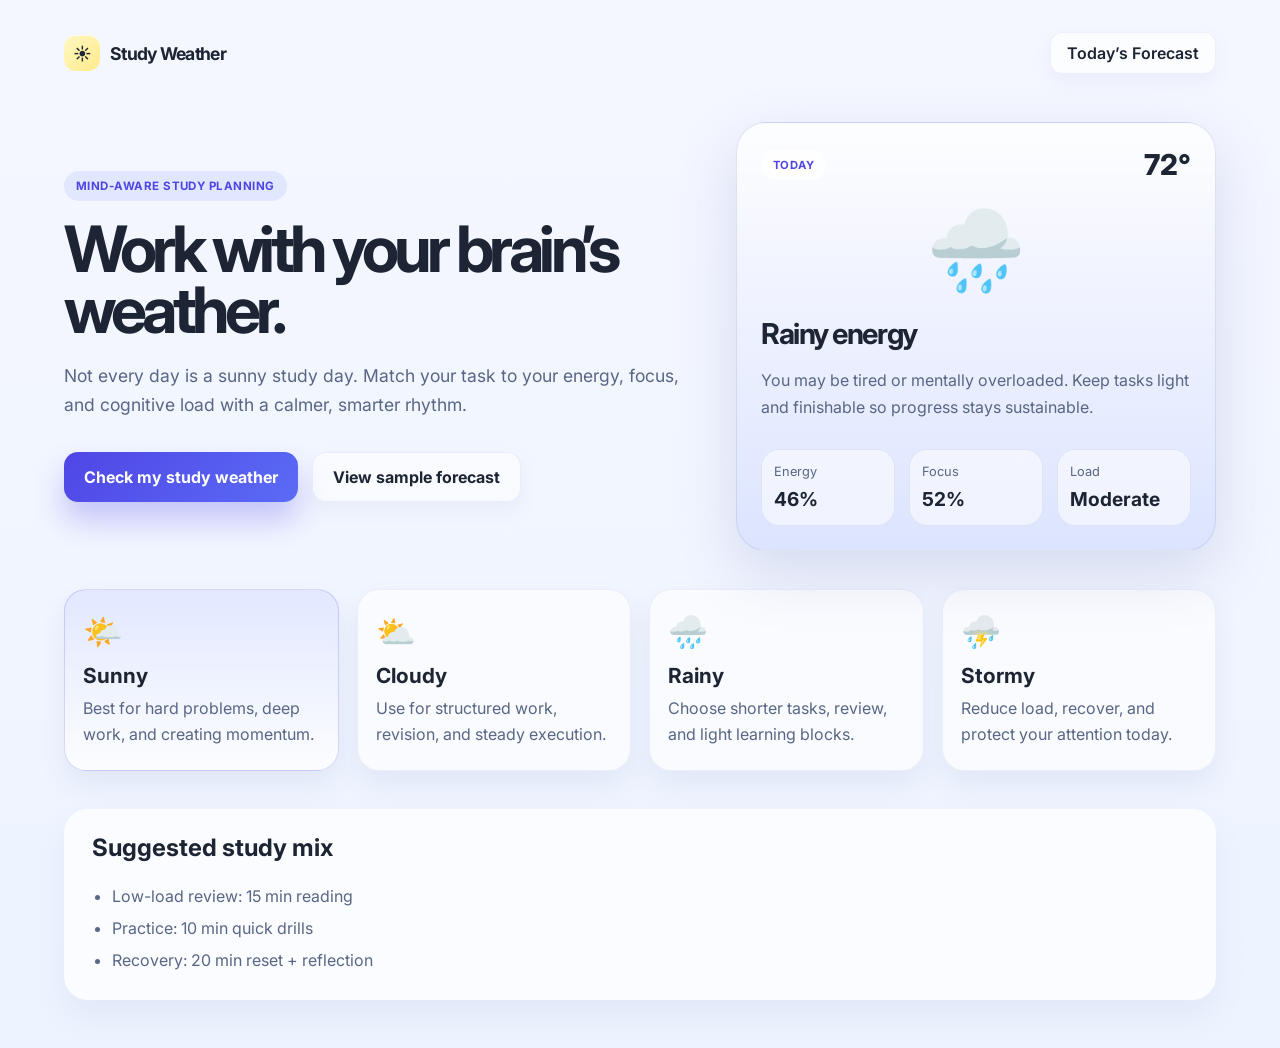
<file: index.html>
<!DOCTYPE html>
<html lang="en">
  <head>
    <meta charset="UTF-8" />
    <meta name="viewport" content="width=device-width, initial-scale=1.0" />
    <title>Study Weather</title>
    <link rel="preconnect" href="https://fonts.googleapis.com" />
    <link rel="preconnect" href="https://fonts.gstatic.com" crossorigin />
    <link href="https://fonts.googleapis.com/css2?family=Inter:wght@400;500;600;700;800&display=swap" rel="stylesheet" />
    <link rel="stylesheet" href="style.css" />
  </head>
  <body>
    <div class="page-shell">
      <header class="topbar">
        <div class="brand">
          <span class="brand-mark">☀️</span>
          <span>Study Weather</span>
        </div>
        <button class="ghost-btn">Today’s Forecast</button>
      </header>

      <main class="hero">
        <section class="hero-copy">
          <p class="eyebrow">Mind-aware study planning</p>
          <h1>Work with your brain’s weather.</h1>
          <p class="subtext">
            Not every day is a sunny study day. Match your task to your energy,
            focus, and cognitive load with a calmer, smarter rhythm.
          </p>

          <div class="cta-row">
            <button id="checkWeatherBtn" class="primary-btn">Check my study weather</button>
            <button class="secondary-btn">View sample forecast</button>
          </div>
        </section>

        <section class="forecast-card">
          <div class="forecast-header">
            <span class="chip">Today</span>
            <span class="temp">72°</span>
          </div>

          <div class="sky-icon" id="skyIcon">☀️</div>
          <h2 id="weatherTitle">Sunny learning window</h2>
          <p id="weatherDescription">
            Your focus is strong and your energy is rising. This is a great time
            for deep work and high-impact tasks.
          </p>

          <div class="metrics">
            <div>
              <label>Energy</label>
              <strong id="energyValue">82%</strong>
            </div>
            <div>
              <label>Focus</label>
              <strong id="focusValue">78%</strong>
            </div>
            <div>
              <label>Load</label>
              <strong id="loadValue">Low</strong>
            </div>
          </div>
        </section>
      </main>

      <section class="advice-grid">
        <article class="advice-card active">
          <span class="emoji">🌤️</span>
          <h3>Sunny</h3>
          <p>Best for hard problems, deep work, and creating momentum.</p>
        </article>

        <article class="advice-card">
          <span class="emoji">⛅</span>
          <h3>Cloudy</h3>
          <p>Use for structured work, revision, and steady execution.</p>
        </article>

        <article class="advice-card">
          <span class="emoji">🌧️</span>
          <h3>Rainy</h3>
          <p>Choose shorter tasks, review, and light learning blocks.</p>
        </article>

        <article class="advice-card">
          <span class="emoji">⛈️</span>
          <h3>Stormy</h3>
          <p>Reduce load, recover, and protect your attention today.</p>
        </article>
      </section>

      <section class="task-panel">
        <h3>Suggested study mix</h3>
        <ul id="taskList">
          <li>Deep dive: 45 min of high-priority concept work</li>
          <li>Practice: 20 min solving a focused problem</li>
          <li>Review: 10 min recap and cleanup</li>
        </ul>
      </section>
    </div>

    <script src="script.js"></script>
  </body>
</html>
</file>
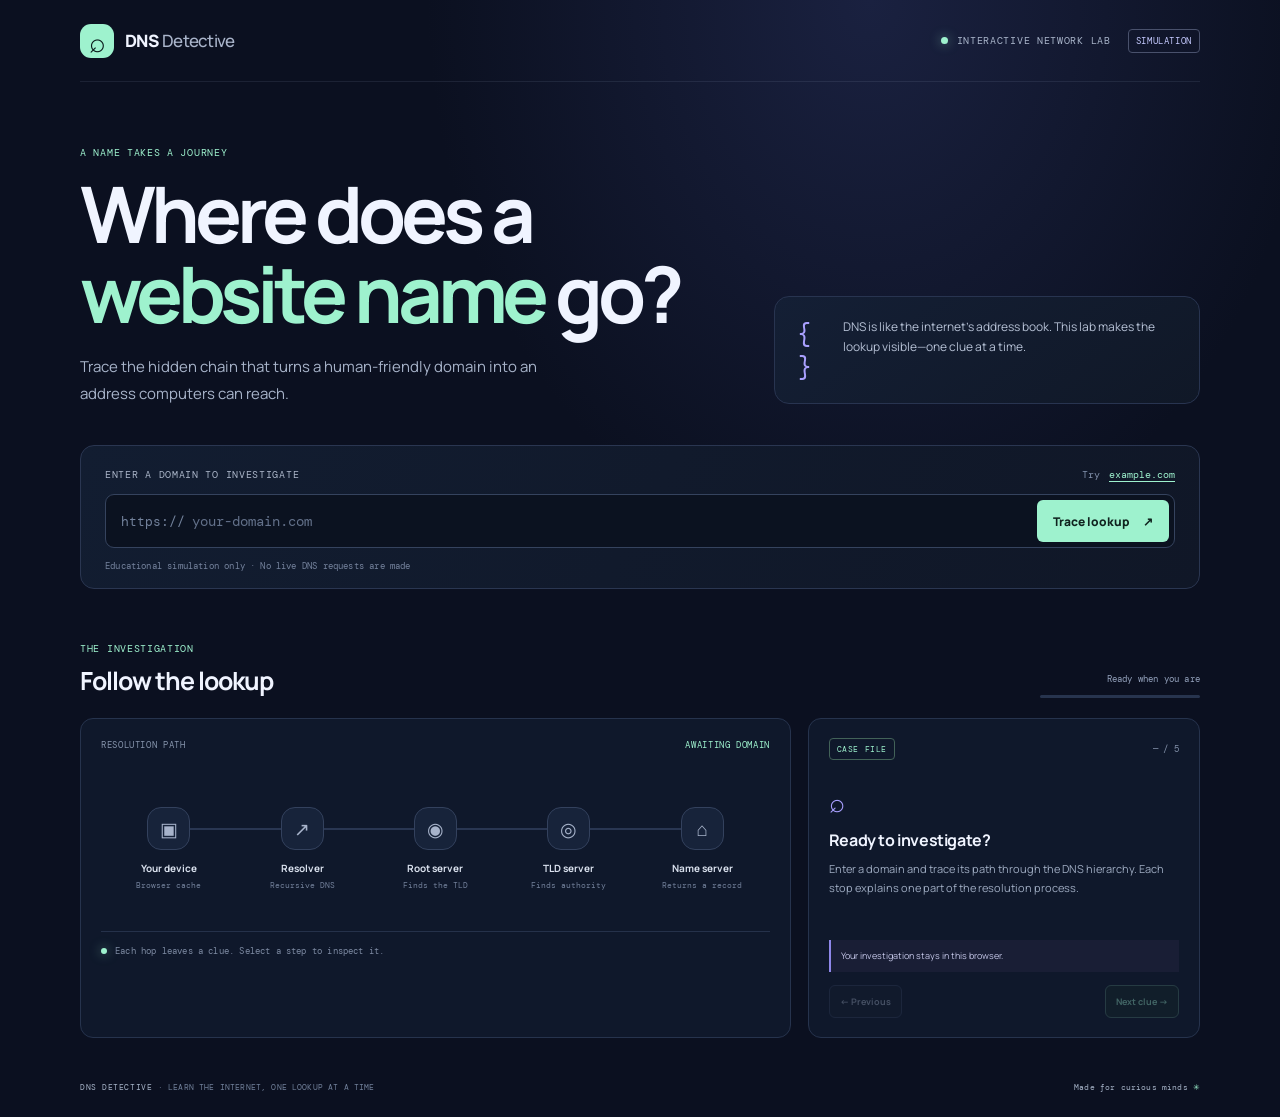
<file: dns-detective/index.html>
<!doctype html>
<html lang="en">
  <head>
    <meta charset="utf-8" />
    <meta name="viewport" content="width=device-width, initial-scale=1" />
    <meta name="theme-color" content="#0b1020" />
    <meta name="description" content="Follow a domain name through a visual, educational DNS lookup simulation." />
    <title>DNS Detective — Follow the lookup</title>
    <link rel="preconnect" href="https://fonts.googleapis.com" />
    <link rel="preconnect" href="https://fonts.gstatic.com" crossorigin />
    <link href="https://fonts.googleapis.com/css2?family=DM+Mono:wght@400;500&family=Manrope:wght@400;500;600;700;800&display=swap" rel="stylesheet" />
    <link rel="stylesheet" href="style.css" />
  </head>
  <body>
    <div class="app-shell">
      <header class="topbar">
        <a class="brand" href="#top" aria-label="DNS Detective home">
          <span class="brand-icon" aria-hidden="true">⌕</span>
          <span>DNS<span class="brand-light">Detective</span></span>
        </a>
        <div class="top-note"><span class="live-dot"></span> INTERACTIVE NETWORK LAB <span class="demo-tag">SIMULATION</span></div>
      </header>

      <main id="top">
        <section class="intro">
          <div class="intro-copy">
            <p class="eyebrow">A name takes a journey</p>
            <h1>Where does a<br /><span>website name</span> go?</h1>
            <p class="intro-text">Trace the hidden chain that turns a human-friendly domain into an address computers can reach.</p>
          </div>
          <aside class="fact-card">
            <span class="fact-symbol" aria-hidden="true">{ }</span>
            <p>DNS is like the internet’s address book. This lab makes the lookup visible—one clue at a time.</p>
          </aside>
        </section>

        <section class="lookup-panel" aria-labelledby="lookup-heading">
          <div class="lookup-label-row">
            <label id="lookup-heading" for="domainInput">ENTER A DOMAIN TO INVESTIGATE</label>
            <span class="demo-label">Try <button class="example-link" type="button" data-domain="example.com">example.com</button></span>
          </div>
          <form id="lookupForm" class="lookup-form">
            <span class="input-prefix" aria-hidden="true">https://</span>
            <input id="domainInput" name="domain" type="text" placeholder="your-domain.com" autocomplete="url" spellcheck="false" aria-describedby="inputHint" />
            <button id="traceButton" class="trace-button" type="submit"><span>Trace lookup</span><span aria-hidden="true">↗</span></button>
          </form>
          <p id="inputHint" class="input-hint">Educational simulation only · No live DNS requests are made</p>
          <p id="errorMessage" class="error-message" role="alert" hidden></p>
        </section>

        <section class="journey-section" aria-labelledby="journeyHeading">
          <div class="section-heading">
            <div><p class="eyebrow">The investigation</p><h2 id="journeyHeading">Follow the lookup</h2></div>
            <div class="progress-wrap"><span id="progressText">Ready when you are</span><div class="progress-track"><span id="progressBar"></span></div></div>
          </div>

          <div class="journey-layout">
            <div class="route-card">
              <div class="route-topline"><span>RESOLUTION PATH</span><span id="routeDomain">AWAITING DOMAIN</span></div>
              <div class="route-map" id="routeMap" aria-label="DNS resolution path">
                <div class="route-line" aria-hidden="true"><span id="routeLineFill"></span></div>
                <div class="route-node" data-step="0"><span class="node-icon">▣</span><span class="node-label">Your device</span><small>Browser cache</small></div>
                <div class="route-node" data-step="1"><span class="node-icon">↗</span><span class="node-label">Resolver</span><small>Recursive DNS</small></div>
                <div class="route-node" data-step="2"><span class="node-icon">◉</span><span class="node-label">Root server</span><small>Finds the TLD</small></div>
                <div class="route-node" data-step="3"><span class="node-icon">◎</span><span class="node-label">TLD server</span><small>Finds authority</small></div>
                <div class="route-node" data-step="4"><span class="node-icon">⌂</span><span class="node-label">Name server</span><small>Returns a record</small></div>
              </div>
              <div class="route-footer"><span class="key-dot"></span> Each hop leaves a clue. Select a step to inspect it.</div>
            </div>

            <aside class="clue-card" aria-live="polite" aria-atomic="true">
              <div class="clue-top"><span id="clueBadge" class="clue-badge">CASE FILE</span><span id="clueNumber" class="clue-number">— / 5</span></div>
              <div class="clue-icon" id="clueIcon" aria-hidden="true">⌕</div>
              <h3 id="clueTitle">Ready to investigate?</h3>
              <p id="clueText">Enter a domain and trace its path through the DNS hierarchy. Each stop explains one part of the resolution process.</p>
              <div class="clue-message" id="clueMessage">Your investigation stays in this browser.</div>
              <div class="clue-actions"><button id="previousButton" class="step-button" type="button" disabled>← Previous</button><button id="nextButton" class="step-button next" type="button" disabled>Next clue →</button></div>
            </aside>
          </div>
        </section>

        <section class="answer-card" id="answerCard" hidden aria-live="polite">
          <div class="answer-icon" aria-hidden="true">✓</div>
          <div><p class="eyebrow">Case closed · simulated answer</p><h2 id="answerTitle">Address record found</h2><p id="answerDescription">The authoritative server has a matching record.</p></div>
          <code id="answerRecord">A  203.0.113.42</code>
        </section>

        <footer class="footer"><span>DNS DETECTIVE <span class="footer-muted">· LEARN THE INTERNET, ONE LOOKUP AT A TIME</span></span><span>Made for curious minds <span aria-hidden="true">✳</span></span></footer>
      </main>
    </div>
    <script src="script.js"></script>
  </body>
</html>
</file>
<file: style.css>
* {
  box-sizing: border-box;
}

:root {
  --bg: #f5f7ff;
  --panel: rgba(255, 255, 255, 0.78);
  --panel-strong: #ffffff;
  --primary: #4f46e5;
  --primary-soft: #e0e7ff;
  --text: #1d2433;
  --muted: #596684;
  --gold: #fbbf24;
  --cloud: #dfe9ff;
  --shadow: 0 22px 60px rgba(88, 101, 166, 0.18);
}

body {
  margin: 0;
  min-height: 100vh;
  font-family: "Inter", sans-serif;
  background: linear-gradient(180deg, #f5f7ff 0%, #edf4ff 100%);
  color: var(--text);
}

button {
  font: inherit;
  border: none;
  cursor: pointer;
}

.page-shell {
  max-width: 1200px;
  margin: 0 auto;
  padding: 32px 24px 48px;
}

.topbar {
  display: flex;
  align-items: center;
  justify-content: space-between;
  margin-bottom: 48px;
}

.brand {
  display: flex;
  align-items: center;
  gap: 10px;
  font-weight: 700;
  letter-spacing: -0.04em;
  font-size: 1.1rem;
}

.brand-mark {
  display: inline-flex;
  justify-content: center;
  align-items: center;
  width: 36px;
  height: 36px;
  border-radius: 12px;
  background: linear-gradient(135deg, #fff7c2, #ffeb8c);
  box-shadow: inset 0 1px 0 rgba(255,255,255,0.7);
}

.ghost-btn,
.secondary-btn {
  background: rgba(255, 255, 255, 0.7);
  color: var(--text);
  border: 1px solid rgba(79, 70, 229, 0.08);
  box-shadow: 0 8px 18px rgba(122, 132, 170, 0.08);
}

.ghost-btn {
  padding: 10px 16px;
  border-radius: 12px;
  font-weight: 600;
}

.hero {
  display: grid;
  grid-template-columns: 1.2fr 0.9fr;
  gap: 32px;
  align-items: center;
}

.hero-copy {
  padding: 16px 0;
}

.eyebrow {
  display: inline-block;
  margin: 0 0 18px;
  padding: 8px 12px;
  border-radius: 999px;
  background: var(--primary-soft);
  color: var(--primary);
  font-weight: 700;
  letter-spacing: 0.04em;
  text-transform: uppercase;
  font-size: 0.72rem;
}

h1 {
  margin: 0;
  font-size: clamp(3rem, 5vw, 5rem);
  line-height: 0.95;
  letter-spacing: -0.07em;
}

.subtext {
  max-width: 620px;
  margin: 20px 0 32px;
  font-size: 1.1rem;
  line-height: 1.7;
  color: var(--muted);
}

.cta-row {
  display: flex;
  flex-wrap: wrap;
  gap: 14px;
}

.primary-btn,
.secondary-btn {
  padding: 14px 20px;
  border-radius: 14px;
  font-weight: 700;
}

.primary-btn {
  background: linear-gradient(135deg, var(--primary), #5b6bf6);
  color: white;
  box-shadow: 0 18px 30px rgba(79, 70, 229, 0.28);
}

.secondary-btn {
  background: rgba(255,255,255,0.5);
  color: var(--text);
}

.forecast-card {
  position: relative;
  padding: 24px;
  min-height: 420px;
  background: linear-gradient(180deg, rgba(255,255,255,0.8), rgba(211,220,255,0.7));
  border: 1px solid rgba(146, 163, 219, 0.28);
  border-radius: 30px;
  box-shadow: var(--shadow);
}

.forecast-header {
  display: flex;
  justify-content: space-between;
  align-items: center;
  margin-bottom: 10px;
}

.chip {
  display: inline-flex;
  padding: 8px 12px;
  border-radius: 999px;
  background: rgba(255,255,255,0.8);
  font-size: 0.7rem;
  font-weight: 700;
  letter-spacing: 0.04em;
  text-transform: uppercase;
  color: var(--primary);
}

.temp {
  font-weight: 800;
  font-size: 1.8rem;
}

.sky-icon {
  font-size: 5rem;
  margin: 18px 0;
  text-align: center;
}

.forecast-card h2 {
  margin: 0 0 12px;
  font-size: clamp(1.8rem, 2vw, 2.6rem);
  letter-spacing: -0.05em;
}

.forecast-card p {
  line-height: 1.7;
  color: var(--muted);
}

.metrics {
  display: grid;
  grid-template-columns: repeat(3, minmax(0, 1fr));
  gap: 14px;
  margin-top: 28px;
}

.metrics div {
  background: rgba(255,255,255,0.54);
  border: 1px solid rgba(90, 104, 159, 0.12);
  border-radius: 18px;
  padding: 14px 12px;
}

.metrics label {
  display: block;
  color: var(--muted);
  font-size: 0.8rem;
  margin-bottom: 8px;
}

.metrics strong {
  font-size: 1.2rem;
}

.advice-grid {
  display: grid;
  grid-template-columns: repeat(4, minmax(0, 1fr));
  gap: 18px;
  margin-top: 38px;
}

.advice-card {
  padding: 22px 18px;
  border-radius: 22px;
  background: rgba(255,255,255,0.62);
  border: 1px solid rgba(151, 163, 205, 0.15);
  box-shadow: 0 14px 28px rgba(58, 78, 140, 0.08);
}

.advice-card.active {
  background: linear-gradient(180deg, rgba(224,231,255,0.95), rgba(255,255,255,0.8));
  border-color: rgba(79, 70, 229, 0.2);
}

.emoji {
  font-size: 2rem;
}

.advice-card h3 {
  margin: 12px 0 8px;
  font-size: 1.3rem;
}

.advice-card p {
  margin: 0;
  color: var(--muted);
  line-height: 1.6;
}

.task-panel {
  margin-top: 38px;
  padding: 24px 28px;
  border-radius: 24px;
  background: rgba(255,255,255,0.72);
  box-shadow: 0 16px 32px rgba(75, 94, 150, 0.08);
}

.task-panel h3 {
  margin-top: 0;
  margin-bottom: 18px;
  font-size: 1.5rem;
}

.task-panel ul {
  margin: 0;
  padding-left: 20px;
  line-height: 2;
  color: var(--muted);
}

@media (max-width: 860px) {
  .hero,
  .advice-grid {
    grid-template-columns: 1fr;
  }

  .topbar {
    flex-direction: column;
    align-items: flex-start;
    gap: 14px;
  }
}
</file>
<file: dns-detective/style.css>
@import url('https://fonts.googleapis.com/css2?family=DM+Mono:wght@400;500&family=Manrope:wght@400;500;600;700;800&display=swap');

:root{color-scheme:dark;--bg:#0b1020;--panel:#111a2d;--panel2:#141f35;--line:#25314b;--text:#f0f4ff;--muted:#91a0bb;--mint:#9ef2ce;--purple:#a9a0ff;--mono:'DM Mono',monospace;--sans:'Manrope',sans-serif}
*{box-sizing:border-box}
body{margin:0;background:radial-gradient(ellipse at 68% 0%,#1a2140 0,transparent 36%),var(--bg);color:var(--text);font-family:var(--sans);min-height:100vh}
button,input{font:inherit}
button{cursor:pointer}
.app-shell{width:min(1120px,calc(100% - 48px));margin:auto}
.topbar{height:82px;display:flex;align-items:center;justify-content:space-between;border-bottom:1px solid rgba(173,190,224,.1)}
.brand{display:flex;align-items:center;gap:11px;color:var(--text);text-decoration:none;font-weight:800;font-size:17px;letter-spacing:-.7px}.brand-icon{width:34px;height:34px;display:grid;place-items:center;background:var(--mint);color:#0a1a1b;border-radius:11px;font-size:28px;font-weight:500;line-height:1}.brand-light{font-weight:500;color:#aab5cb;margin-left:4px}
.top-note,.demo-tag,.eyebrow,.lookup-label-row label,.route-topline,.route-footer,.clue-badge,.clue-number,.input-hint,.footer,.progress-wrap{font-family:var(--mono);letter-spacing:.07em}.top-note{display:flex;gap:9px;align-items:center;color:#a9b5ca;font-size:10px}.live-dot,.key-dot{width:7px;height:7px;background:var(--mint);border-radius:50%;box-shadow:0 0 11px #9ef2ce88}.demo-tag{font-size:9px;padding:5px 7px;border:1px solid #49516c;border-radius:4px;color:#c5caff;margin-left:8px}
.intro{display:grid;grid-template-columns:1.2fr .8fr;align-items:end;gap:55px;padding:64px 0 38px}.eyebrow{font-size:10px;color:var(--mint);text-transform:uppercase;margin:0 0 15px}.intro h1{font-size:clamp(42px,6.6vw,78px);line-height:1.02;letter-spacing:-5px;margin:0;font-weight:700}.intro h1 span{color:var(--mint)}.intro-text{color:#a7b3c9;max-width:510px;line-height:1.8;font-size:15px;margin:20px 0 0}.fact-card{display:flex;gap:16px;align-items:flex-start;border:1px solid #283450;background:linear-gradient(145deg,#141f35,#101827);border-radius:15px;padding:20px 22px;margin-bottom:3px}.fact-symbol{font-family:var(--mono);font-size:25px;color:var(--purple)}.fact-card p{color:#b6c1d5;line-height:1.7;font-size:12px;margin:0}
.lookup-panel{border:1px solid #2a3651;background:linear-gradient(120deg,#121d31,#101727);border-radius:14px;padding:22px 24px 16px}.lookup-label-row{display:flex;justify-content:space-between;align-items:center;margin-bottom:13px}.lookup-label-row label{color:#aab5c8;font-size:10px}.demo-label{color:#8190aa;font:10px var(--mono)}.example-link{color:var(--mint);text-decoration:underline;text-underline-offset:3px;background:none;border:0;padding:0 0 0 3px;font:inherit}.lookup-form{height:54px;border:1px solid #35435e;background:#0b1220;display:flex;align-items:center;border-radius:9px;padding:5px 5px 5px 15px;gap:5px}.input-prefix{font:13px var(--mono);color:#73829c}.lookup-form input{min-width:0;flex:1;background:transparent;border:0;outline:0;color:var(--text);font:14px var(--mono)}.lookup-form input::placeholder{color:#63718a}.trace-button{height:42px;border-radius:6px;border:0;background:var(--mint);color:#10231f;padding:0 16px;display:flex;align-items:center;gap:14px;font-weight:800;font-size:12px}.trace-button:hover{background:#bdffe2}.trace-button:disabled{opacity:.55;cursor:wait}.input-hint{font-size:9px;color:#75839d;margin:12px 0 0;letter-spacing:.02em}.error-message{margin:10px 0 0;color:#ffaba9;font:12px var(--mono)}
.journey-section{padding:53px 0 0}.section-heading{display:flex;justify-content:space-between;align-items:end;margin-bottom:20px}.section-heading .eyebrow{margin-bottom:8px}.section-heading h2{font-size:25px;letter-spacing:-1px;margin:0}.progress-wrap{font-size:9px;color:#94a2bc;text-align:right;letter-spacing:.02em}.progress-track{height:3px;width:160px;background:#27344e;border-radius:4px;margin-top:10px;overflow:hidden}.progress-track span{height:100%;display:block;width:0;background:var(--mint);transition:width .35s ease}
.journey-layout{display:grid;grid-template-columns:1.45fr .8fr;gap:17px}.route-card,.clue-card{border:1px solid #26334d;background:rgba(17,26,45,.88);border-radius:13px}.route-card{padding:20px 20px 14px;min-height:320px}.route-topline{font-size:9px;color:#8694ac;display:flex;justify-content:space-between}.route-topline span:last-child{color:var(--mint)}.route-map{position:relative;display:grid;grid-template-columns:repeat(5,1fr);margin:56px 1px 41px}.route-line{height:2px;position:absolute;top:21px;left:8%;right:8%;background:#293652}.route-line span{display:block;width:0;height:100%;background:var(--mint);transition:width .35s ease}.route-node{z-index:1;display:flex;align-items:center;flex-direction:column;text-align:center;min-width:0;cursor:pointer}.node-icon{width:43px;height:43px;border-radius:14px;background:#17233a;border:1px solid #33415d;display:grid;place-items:center;color:#a7b3ca;font-size:19px;transition:.2s}.route-node.visited .node-icon,.route-node.selected .node-icon{border-color:var(--mint);color:var(--mint);box-shadow:0 0 18px #9ef2ce20}.route-node.selected .node-icon{background:#203c3a}.route-node .node-label{font-size:10px;font-weight:700;color:#d9e0ed;margin-top:11px;white-space:nowrap}.route-node small{font:8px var(--mono);color:#73819b;margin-top:5px;white-space:nowrap}.route-footer{border-top:1px solid #25314a;padding-top:13px;color:#7e8ba3;font-size:9px;letter-spacing:.02em;display:flex;align-items:center;gap:8px}.key-dot{width:6px;height:6px}.clue-card{min-height:320px;padding:19px 20px;display:flex;flex-direction:column}.clue-top{display:flex;align-items:center;justify-content:space-between}.clue-badge{font-size:8px;color:var(--mint);border:1px solid #426258;padding:5px 7px;border-radius:4px}.clue-number{font-size:9px;color:#8290a9;letter-spacing:.02em}.clue-icon{font-size:27px;color:var(--purple);margin:23px 0 9px}.clue-card h3{margin:0;font-size:16px;letter-spacing:-.4px}.clue-card>p{font-size:11px;color:#9eabc1;line-height:1.7;margin:9px 0 13px}.clue-message{padding:9px 10px;border-left:2px solid #8e87e9;background:#191e35;color:#c4c6e7;font-size:9px;line-height:1.6;margin-top:auto}.clue-actions{display:flex;justify-content:space-between;margin-top:13px;gap:8px}.step-button{border:1px solid #35425e;color:#a9b6cb;background:#151e30;border-radius:6px;padding:9px 10px;font-size:9px;font-weight:700}.step-button.next{border-color:#527e70;color:var(--mint);background:#172a2a}.step-button:disabled{opacity:.35;cursor:not-allowed}
.answer-card{margin-top:17px;padding:20px 22px;border:1px solid #466a5c;background:linear-gradient(110deg,#142c2b,#121e2c);border-radius:12px;display:flex;align-items:center;gap:15px}.answer-card[hidden]{display:none}.answer-icon{width:36px;height:36px;border-radius:50%;display:grid;place-items:center;background:#9ef2ce;color:#0c1a17;font-weight:900}.answer-card .eyebrow{margin-bottom:5px}.answer-card h2{font-size:15px;margin:0 0 4px}.answer-card p:not(.eyebrow){font-size:10px;color:#9eabc1;margin:0}.answer-card code{margin-left:auto;color:var(--mint);font:12px var(--mono);background:#0b171c;padding:10px 12px;border-radius:6px}.footer{display:flex;justify-content:space-between;margin:44px 0 25px;color:#a8b5c9;font-size:8px}.footer-muted{color:#71809a}.footer span:last-child{letter-spacing:.02em}.footer span:last-child span{color:var(--mint)}
button:focus-visible,input:focus-visible,.route-node:focus-visible{outline:2px solid var(--mint);outline-offset:3px}
@media(max-width:760px){.app-shell{width:min(100% - 30px,600px)}.topbar{height:68px}.top-note{font-size:0}.demo-tag{font-size:8px}.intro{grid-template-columns:1fr;gap:22px;padding:45px 0 26px}.intro h1{letter-spacing:-3px}.fact-card{max-width:480px}.journey-layout{grid-template-columns:1fr}.route-card{min-height:285px;padding:17px 12px 13px}.route-map{margin-top:48px;margin-bottom:35px}.route-node .node-label{font-size:8px}.route-node small{font-size:7px}.node-icon{width:37px;height:37px;border-radius:12px}.route-line{top:18px}.clue-card{min-height:290px}.section-heading{align-items:center}.progress-track{width:115px}.route-topline{font-size:8px}.answer-card{align-items:flex-start;flex-wrap:wrap}.answer-card code{margin-left:51px}.footer{gap:15px;line-height:1.8}.lookup-panel{padding:18px 15px 14px}}
@media(max-width:420px){.lookup-form{padding-left:9px}.input-prefix{font-size:11px}.lookup-form input{font-size:12px}.trace-button{padding:0 10px;gap:7px;font-size:10px}.demo-label{font-size:9px}.route-node .node-label{white-space:normal;min-height:20px}.route-node small{white-space:normal}.route-map{grid-template-columns:repeat(5,minmax(0,1fr))}.section-heading h2{font-size:22px}}
@media(prefers-reduced-motion:reduce){*,*::before,*::after{scroll-behavior:auto!important;transition:none!important}}
</file>
